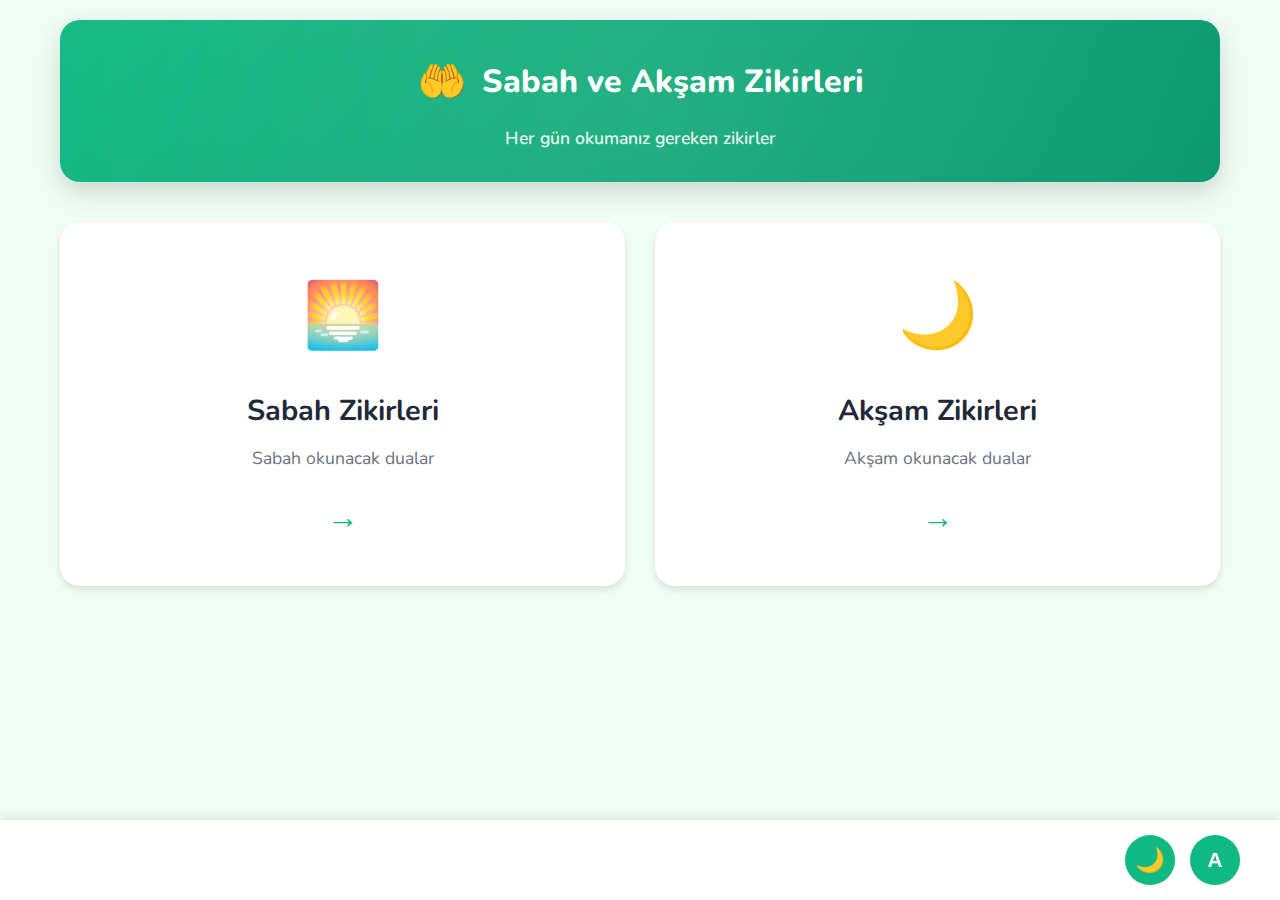
<file: index.html>
<!DOCTYPE html>
<html lang="tr">
<head>
    <meta charset="UTF-8">
    <meta name="viewport" content="width=device-width, initial-scale=1.0">
    <title>Sabah ve Akşam Zikirleri</title>
    <link rel="preconnect" href="https://fonts.googleapis.com">
    <link rel="preconnect" href="https://fonts.gstatic.com" crossorigin>
    <link href="https://fonts.googleapis.com/css2?family=Amiri:wght@400;700&family=Nunito:wght@400;600;700;800&display=swap" rel="stylesheet">
    <link rel="stylesheet" href="css/styles.css">
</head>
<body>
    <div class="container">
        <header class="header">
            <div class="header-content">
                <h1 class="main-title">
                    <span class="title-icon">🤲</span>
                    Sabah ve Akşam Zikirleri
                </h1>
                <p class="subtitle">Her gün okumanız gereken zikirler</p>
            </div>
        </header>

        <main class="main-content">
            <div class="cards-grid">
                <!-- Carte Sabah -->
                <a href="liste.html?type=sabah" class="choice-card sabah-card">
                    <div class="card-icon">🌅</div>
                    <h2 class="card-title">Sabah Zikirleri</h2>
                    <p class="card-description">Sabah okunacak dualar</p>
                    <div class="card-arrow">→</div>
                </a>

                <!-- Carte Akşam -->
                <a href="liste.html?type=aksam" class="choice-card aksam-card">
                    <div class="card-icon">🌙</div>
                    <h2 class="card-title">Akşam Zikirleri</h2>
                    <p class="card-description">Akşam okunacak dualar</p>
                    <div class="card-arrow">→</div>
                </a>
            </div>
        </main>

        <footer class="footer">
            <div class="settings">
                <button class="setting-btn" id="theme-toggle" title="Tema Değiştir">
                    <span class="theme-icon">🌙</span>
                </button>
                <button class="setting-btn" id="text-size-toggle" title="Yazı Boyutu">
                    <span class="text-size-icon">A</span>
                </button>
            </div>
        </footer>
    </div>

    <script src="js/app.js"></script>
</body>
</html>
</file>
<file: css/styles.css>
/* ==================== VARIABLES ==================== */
:root {
    /* Couleurs principales */
    --primary-color: #10b981;
    --primary-dark: #059669;
    --secondary-color: #3b82f6;
    --accent-gold: #f59e0b;
    
    /* Couleurs de fond */
    --bg-color: #f0fdf4;
    --bg-card: #ffffff;
    --bg-hover: #ecfdf5;
    
    /* Couleurs texte */
    --text-color: #1f2937;
    --text-muted: #6b7280;
    --text-light: #9ca3af;
    
    /* Ombres */
    --shadow-sm: 0 1px 3px rgba(0, 0, 0, 0.1);
    --shadow-md: 0 4px 6px rgba(0, 0, 0, 0.1);
    --shadow-lg: 0 10px 25px rgba(0, 0, 0, 0.15);
    
    /* Couleurs spéciales Sabah */
    --sabah-primary: #f59e0b;
    --sabah-light: #fef3c7;
    --sabah-gradient: linear-gradient(135deg, #fbbf24 0%, #f59e0b 100%);
    
    /* Couleurs spéciales Akşam */
    --aksam-primary: #6366f1;
    --aksam-light: #e0e7ff;
    --aksam-gradient: linear-gradient(135deg, #818cf8 0%, #6366f1 100%);
    
    /* Tailles de texte */
    --text-size-multiplier: 1;
}

/* Thème sombre */
[data-theme="dark"] {
    --bg-color: #0f172a;
    --bg-card: #1e293b;
    --bg-hover: #334155;
    --text-color: #f1f5f9;
    --text-muted: #cbd5e1;
    --text-light: #94a3b8;
    --shadow-sm: 0 1px 3px rgba(0, 0, 0, 0.3);
    --shadow-md: 0 4px 6px rgba(0, 0, 0, 0.3);
    --shadow-lg: 0 10px 25px rgba(0, 0, 0, 0.4);
}

/* Tailles de texte */
[data-text-size="small"] {
    --text-size-multiplier: 0.85;
}

[data-text-size="large"] {
    --text-size-multiplier: 1.15;
}

/* ==================== BASE ==================== */
* {
    margin: 0;
    padding: 0;
    box-sizing: border-box;
}

body {
    font-family: 'Nunito', sans-serif;
    background-color: var(--bg-color);
    color: var(--text-color);
    line-height: 1.6;
    min-height: 100vh;
    transition: background-color 0.3s ease;
}

.container {
    max-width: 1200px;
    margin: 0 auto;
    padding: 20px;
}

/* ==================== HEADER ==================== */
.header {
    background: var(--primary-gradient, linear-gradient(135deg, #10b981 0%, #059669 100%));
    border-radius: 20px;
    padding: 30px;
    margin-bottom: 40px;
    box-shadow: var(--shadow-lg);
    position: relative;
    overflow: hidden;
}

.header::before {
    content: '';
    position: absolute;
    top: -50%;
    right: -50%;
    width: 200%;
    height: 200%;
    background: radial-gradient(circle, rgba(255,255,255,0.1) 0%, transparent 70%);
    animation: shimmer 6s infinite;
}

@keyframes shimmer {
    0%, 100% { transform: rotate(0deg); }
    50% { transform: rotate(180deg); }
}

.header-content {
    position: relative;
    z-index: 1;
}

.main-title {
    font-size: calc(2rem * var(--text-size-multiplier));
    font-weight: 800;
    color: white;
    text-align: center;
    margin-bottom: 10px;
    display: flex;
    align-items: center;
    justify-content: center;
    gap: 15px;
    flex-wrap: wrap;
}

.title-icon {
    font-size: calc(2.5rem * var(--text-size-multiplier));
}

.subtitle {
    text-align: center;
    color: rgba(255, 255, 255, 0.9);
    font-size: calc(1.1rem * var(--text-size-multiplier));
    font-weight: 600;
}

.back-button {
    display: inline-flex;
    align-items: center;
    gap: 8px;
    padding: 10px 20px;
    background: rgba(255, 255, 255, 0.2);
    color: white;
    text-decoration: none;
    border-radius: 10px;
    font-weight: 600;
    margin-bottom: 20px;
    transition: all 0.3s ease;
    backdrop-filter: blur(10px);
}

.back-button:hover {
    background: rgba(255, 255, 255, 0.3);
    transform: translateX(-5px);
}

/* ==================== MAIN CONTENT ==================== */
.main-content {
    margin-bottom: 80px;
}

/* ==================== CARDS GRID (Page d'accueil) ==================== */
.cards-grid {
    display: grid;
    grid-template-columns: repeat(auto-fit, minmax(300px, 1fr));
    gap: 30px;
    margin-top: 40px;
}

.choice-card {
    background: var(--bg-card);
    border-radius: 20px;
    padding: 40px 30px;
    text-align: center;
    text-decoration: none;
    color: var(--text-color);
    box-shadow: var(--shadow-md);
    transition: all 0.3s ease;
    position: relative;
    overflow: hidden;
    border: 3px solid transparent;
}

.choice-card::before {
    content: '';
    position: absolute;
    top: 0;
    left: 0;
    right: 0;
    height: 6px;
    background: var(--sabah-gradient);
    opacity: 0;
    transition: opacity 0.3s ease;
}

.choice-card:hover {
    transform: translateY(-10px);
    box-shadow: var(--shadow-lg);
}

.choice-card:hover::before {
    opacity: 1;
}

.sabah-card::before {
    background: var(--sabah-gradient);
}

.sabah-card:hover {
    border-color: var(--sabah-primary);
}

.aksam-card::before {
    background: var(--aksam-gradient);
}

.aksam-card:hover {
    border-color: var(--aksam-primary);
}

.card-icon {
    font-size: 4rem;
    margin-bottom: 20px;
}

.card-title {
    font-size: calc(1.8rem * var(--text-size-multiplier));
    font-weight: 700;
    margin-bottom: 10px;
    color: var(--text-color);
}

.card-description {
    color: var(--text-muted);
    font-size: calc(1.1rem * var(--text-size-multiplier));
    margin-bottom: 20px;
}

.card-arrow {
    font-size: 2rem;
    color: var(--primary-color);
    font-weight: bold;
}

/* ==================== DUALAR CONTAINER ==================== */
.dualar-container {
    display: flex;
    flex-direction: column;
    gap: 40px;
}

.dua-item {
    background: var(--bg-card);
    border-radius: 20px;
    padding: 30px;
    box-shadow: var(--shadow-md);
    border-left: 5px solid var(--primary-color);
    transition: all 0.3s ease;
}

.dua-item:hover {
    box-shadow: var(--shadow-lg);
    transform: translateY(-2px);
}

.dua-header {
    display: flex;
    align-items: center;
    gap: 15px;
    margin-bottom: 25px;
    padding-bottom: 15px;
    border-bottom: 2px solid var(--bg-hover);
}

.dua-number {
    font-size: calc(1.5rem * var(--text-size-multiplier));
    font-weight: 800;
    color: var(--primary-color);
    min-width: 40px;
}

.dua-title {
    font-size: calc(1.4rem * var(--text-size-multiplier));
    font-weight: 700;
    color: var(--text-color);
    flex: 1;
}

.dua-content {
    display: flex;
    flex-direction: column;
    gap: 25px;
}

.dua-arabic {
    font-family: 'Amiri', serif;
    font-size: calc(2rem * var(--text-size-multiplier));
    line-height: 2;
    text-align: right;
    direction: rtl;
    color: var(--text-color);
    padding: 20px;
    background: var(--bg-hover);
    border-radius: 15px;
    font-weight: 400;
    white-space: pre-line;
}

.dua-turkish {
    font-size: calc(1.2rem * var(--text-size-multiplier));
    line-height: 1.8;
    color: var(--text-muted);
    padding: 15px;
    white-space: pre-line;
}

/* ==================== FAZILETI SECTION ==================== */
.fazileti-section {
    margin-top: 20px;
}

.fazileti-toggle {
    width: 100%;
    display: flex;
    align-items: center;
    justify-content: space-between;
    padding: 15px 20px;
    background: linear-gradient(135deg, var(--primary-color), var(--primary-dark));
    color: white;
    border: none;
    border-radius: 12px;
    font-size: calc(1.1rem * var(--text-size-multiplier));
    font-weight: 600;
    cursor: pointer;
    transition: all 0.3s ease;
    font-family: 'Nunito', sans-serif;
}

.fazileti-toggle:hover {
    transform: translateY(-2px);
    box-shadow: var(--shadow-md);
}

.fazileti-toggle-icon {
    font-size: 1.2rem;
    transition: transform 0.3s ease;
}

.fazileti-toggle.active .fazileti-toggle-icon {
    transform: rotate(180deg);
}

.fazileti-content {
    max-height: 0;
    overflow: hidden;
    transition: max-height 0.4s ease;
}

.fazileti-content.active {
    max-height: 1000px;
}

.fazileti-text {
    padding: 20px;
    background: var(--bg-hover);
    border-radius: 12px;
    margin-top: 15px;
    font-size: calc(1.1rem * var(--text-size-multiplier));
    line-height: 1.8;
    color: var(--text-color);
    border-left: 4px solid var(--accent-gold);
    white-space: pre-line;
}

/* ==================== AUDIO PLAYER ==================== */
.audio-player {
    margin-top: 20px;
    padding: 20px;
    background: var(--bg-hover);
    border-radius: 15px;
    display: flex;
    align-items: center;
    gap: 15px;
}

.audio-controls {
    display: flex;
    align-items: center;
    gap: 15px;
    width: 100%;
}

.play-button {
    width: 50px;
    height: 50px;
    border-radius: 50%;
    background: var(--primary-color);
    color: white;
    border: none;
    font-size: 1.5rem;
    cursor: pointer;
    display: flex;
    align-items: center;
    justify-content: center;
    transition: all 0.3s ease;
    flex-shrink: 0;
}

.play-button:hover {
    background: var(--primary-dark);
    transform: scale(1.1);
}

.audio-progress {
    flex: 1;
    display: flex;
    flex-direction: column;
    gap: 8px;
}

.progress-bar {
    width: 100%;
    height: 6px;
    background: rgba(0, 0, 0, 0.1);
    border-radius: 10px;
    overflow: hidden;
    cursor: pointer;
}

.progress-fill {
    height: 100%;
    background: var(--primary-color);
    width: 0%;
    transition: width 0.1s linear;
    border-radius: 10px;
}

.time-display {
    display: flex;
    justify-content: space-between;
    font-size: calc(0.9rem * var(--text-size-multiplier));
    color: var(--text-muted);
}

audio {
    display: none;
}

/* ==================== FOOTER & SETTINGS ==================== */
.footer {
    position: fixed;
    bottom: 0;
    left: 0;
    right: 0;
    background: var(--bg-card);
    padding: 15px 20px;
    box-shadow: 0 -2px 10px rgba(0, 0, 0, 0.1);
    z-index: 1000;
}

.settings {
    max-width: 1200px;
    margin: 0 auto;
    display: flex;
    justify-content: flex-end;
    gap: 15px;
}

.setting-btn {
    width: 50px;
    height: 50px;
    border-radius: 50%;
    background: var(--primary-color);
    color: white;
    border: none;
    font-size: 1.5rem;
    cursor: pointer;
    display: flex;
    align-items: center;
    justify-content: center;
    transition: all 0.3s ease;
    box-shadow: var(--shadow-sm);
}

.setting-btn:hover {
    background: var(--primary-dark);
    transform: scale(1.1);
}

.text-size-icon {
    font-weight: bold;
    font-size: 1.3rem;
}

/* ==================== RESPONSIVE ==================== */
@media (max-width: 768px) {
    .container {
        padding: 15px;
    }
    
    .header {
        padding: 20px;
        margin-bottom: 30px;
    }
    
    .main-title {
        font-size: calc(1.5rem * var(--text-size-multiplier));
    }
    
    .title-icon {
        font-size: calc(2rem * var(--text-size-multiplier));
    }
    
    .subtitle {
        font-size: calc(1rem * var(--text-size-multiplier));
    }
    
    .cards-grid {
        grid-template-columns: 1fr;
        gap: 20px;
    }
    
    .choice-card {
        padding: 30px 20px;
    }
    
    .card-title {
        font-size: calc(1.5rem * var(--text-size-multiplier));
    }
    
    .dua-item {
        padding: 20px;
    }
    
    .dua-header {
        flex-direction: column;
        align-items: flex-start;
        gap: 10px;
    }
    
    .dua-arabic {
        font-size: calc(1.6rem * var(--text-size-multiplier));
        line-height: 1.8;
        padding: 15px;
    }
    
    .dua-turkish {
        font-size: calc(1.1rem * var(--text-size-multiplier));
    }
    
    .fazileti-text {
        font-size: calc(1rem * var(--text-size-multiplier));
    }
    
    .audio-controls {
        flex-direction: column;
        align-items: stretch;
    }
    
    .play-button {
        align-self: center;
    }
    
    .back-button {
        padding: 8px 15px;
        font-size: calc(0.95rem * var(--text-size-multiplier));
    }
}

@media (max-width: 480px) {
    .main-title {
        font-size: calc(1.3rem * var(--text-size-multiplier));
        gap: 10px;
    }
    
    .dua-arabic {
        font-size: calc(1.4rem * var(--text-size-multiplier));
    }
}

/* ==================== ANIMATIONS ==================== */
@keyframes fadeIn {
    from {
        opacity: 0;
        transform: translateY(20px);
    }
    to {
        opacity: 1;
        transform: translateY(0);
    }
}

.dua-item {
    animation: fadeIn 0.5s ease-out;
}

.dua-item:nth-child(1) { animation-delay: 0.05s; }
.dua-item:nth-child(2) { animation-delay: 0.1s; }
.dua-item:nth-child(3) { animation-delay: 0.15s; }
.dua-item:nth-child(4) { animation-delay: 0.2s; }
.dua-item:nth-child(5) { animation-delay: 0.25s; }

/* ==================== PRINT STYLES ==================== */
@media print {
    .footer,
    .back-button,
    .audio-player {
        display: none !important;
    }
    
    .dua-item {
        page-break-inside: avoid;
        box-shadow: none;
        border: 1px solid #ddd;
    }
}
</file>
